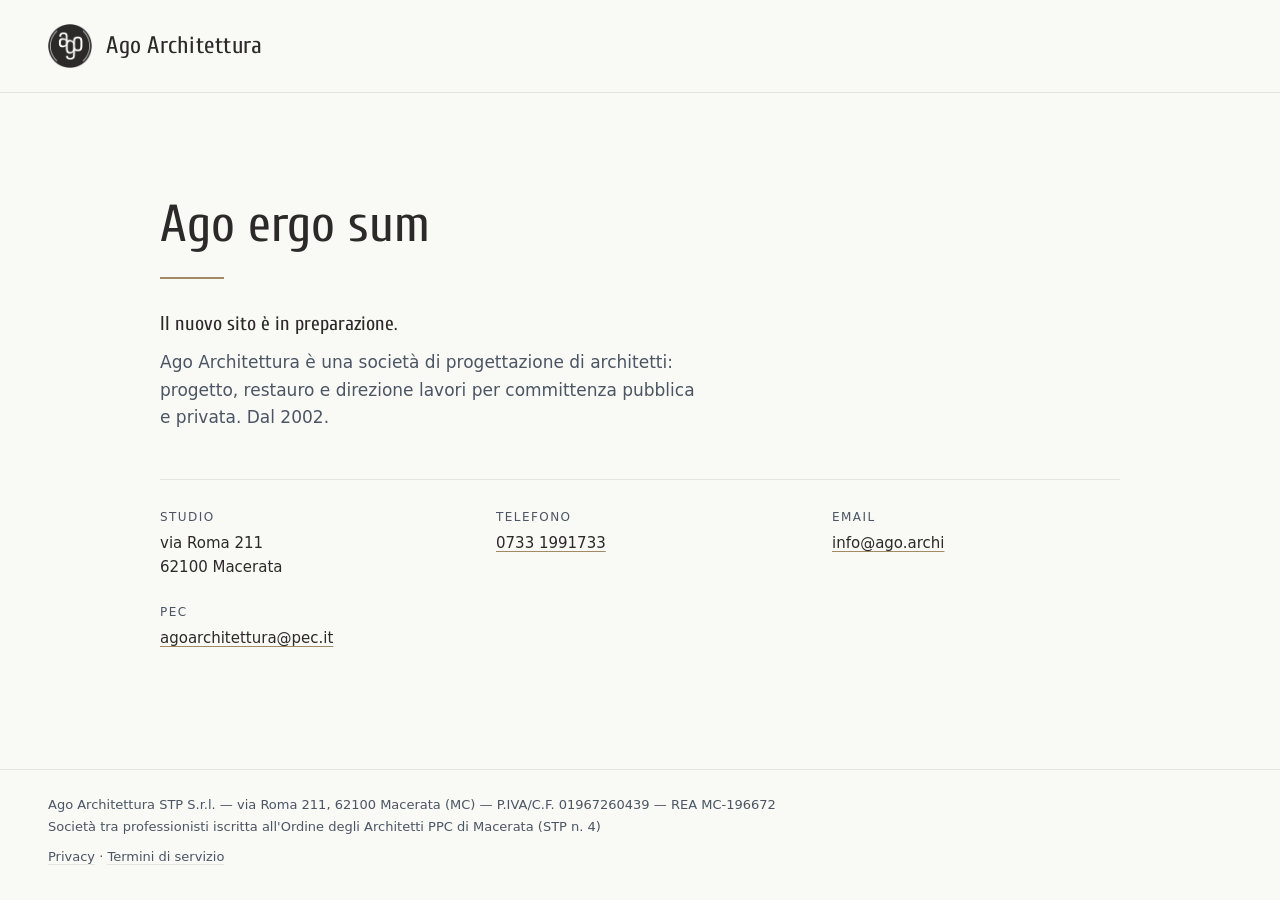
<file: index.html>
<!doctype html>
<html lang="it">
<head>
<meta charset="utf-8">
<meta name="viewport" content="width=device-width,initial-scale=1">
<title>Ago Architettura — Ago ergo sum</title>
<meta name="description" content="Ago Architettura: società di progettazione di architetti. Progettazione, restauro e direzione lavori per committenza pubblica e privata. Macerata. Il nuovo sito è in preparazione.">
<meta name="theme-color" content="#f9f9f6">
<link rel="canonical" href="https://www.ago.archi/">
<link rel="icon" type="image/png" href="img/ago-monogramma.png">
<link rel="preload" href="fonts/cuprum.woff" as="font" type="font/woff" crossorigin>
<link rel="stylesheet" href="style.css">
<meta property="og:type" content="website">
<meta property="og:locale" content="it_IT">
<meta property="og:title" content="Ago Architettura — Ago ergo sum">
<meta property="og:description" content="Società di progettazione di architetti, a Macerata. Il nuovo sito è in preparazione.">
<meta property="og:url" content="https://www.ago.archi/">
<meta property="og:image" content="https://www.ago.archi/img/ago-monogramma.png">
<script type="application/ld+json">
{"@context":"https://schema.org","@type":"Organization","name":"Ago Architettura","legalName":"Ago Architettura STP S.r.l.","url":"https://www.ago.archi/","logo":"https://www.ago.archi/img/ago-monogramma.png","email":"info@ago.archi","telephone":"+39 0733 1991733","vatID":"IT01967260439","address":{"@type":"PostalAddress","streetAddress":"via Roma 211","postalCode":"62100","addressLocality":"Macerata","addressRegion":"MC","addressCountry":"IT"}}
</script>
</head>
<body class="home">
<header class="testata">
  <a class="marchio" href="index.html" aria-label="Ago Architettura, home"><img src="img/ago-monogramma.png" width="44" height="44" alt=""><span>Ago Architettura</span></a>
</header>

<main>
  <div class="contenuto">
    <h1 class="motto">Ago ergo sum</h1>
    <hr class="filo">
    <p class="stato">Il nuovo sito è in preparazione.</p>
    <p class="descrizione">Ago Architettura è una società di progettazione di architetti: progetto, restauro e direzione lavori per committenza pubblica e privata. Dal 2002.</p>

    <dl class="contatti">
      <div><dt>Studio</dt><dd><address>via Roma 211<br>62100 Macerata</address></dd></div>
      <div><dt>Telefono</dt><dd><a href="tel:+3907331991733">0733 1991733</a></dd></div>
      <div><dt>Email</dt><dd><a href="mailto:info@ago.archi">info@ago.archi</a></dd></div>
      <div><dt>PEC</dt><dd><a href="mailto:agoarchitettura@pec.it">agoarchitettura@pec.it</a></dd></div>
    </dl>
  </div>
</main>

<footer>
  Ago Architettura STP S.r.l. — via Roma 211, 62100 Macerata (MC) — P.IVA/C.F. 01967260439 — REA MC-196672<br>
  Società tra professionisti iscritta all'Ordine degli Architetti PPC di Macerata (STP n. 4)
  <div class="piede-link"><a href="privacy.html">Privacy</a> · <a href="termini.html">Termini di servizio</a></div>
</footer>
</body>
</html>
</file>
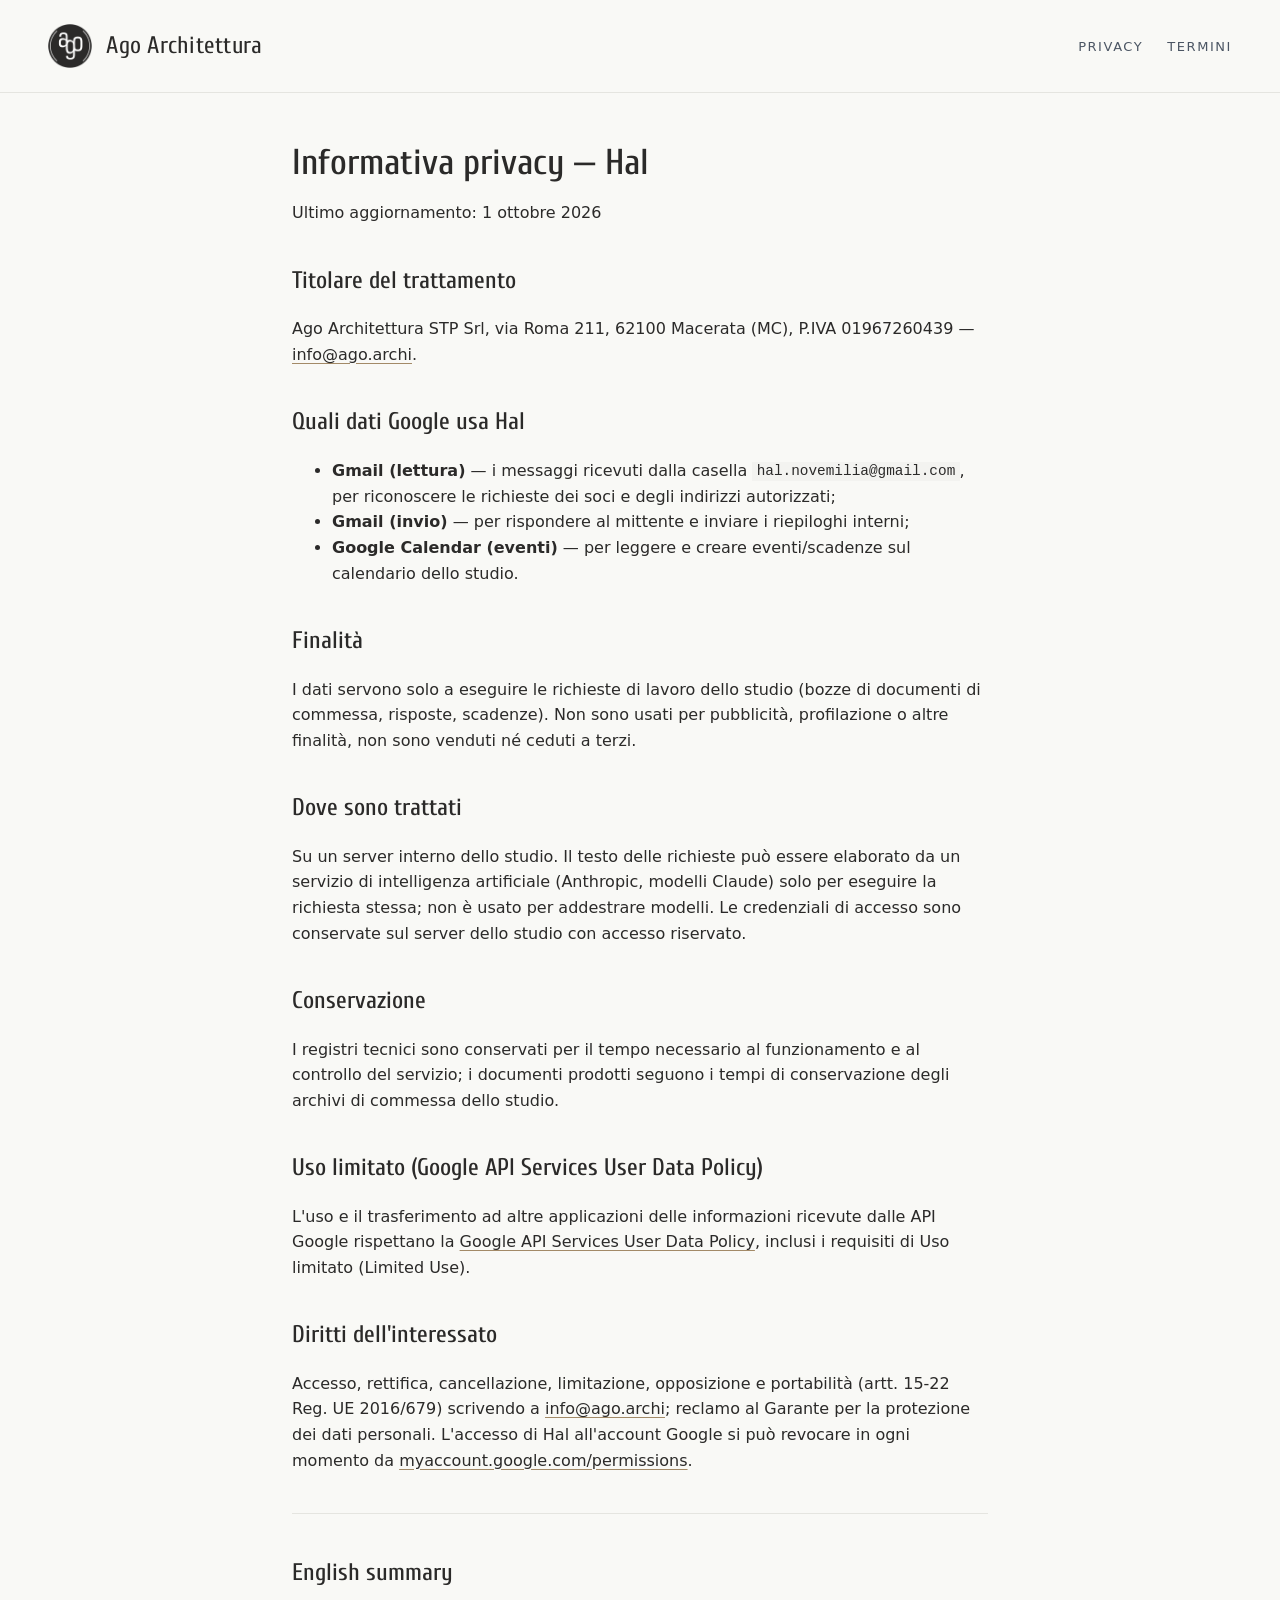
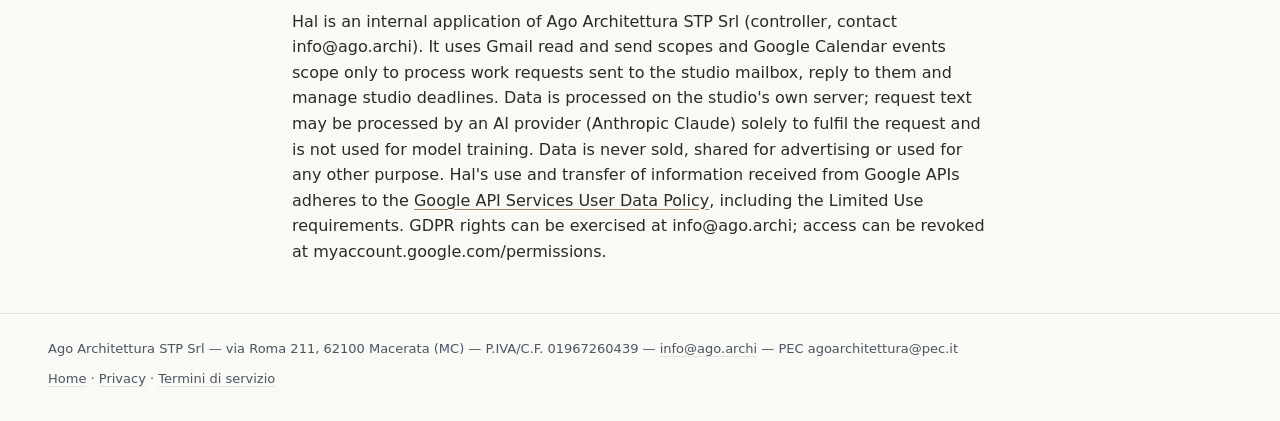
<file: privacy.html>
<!doctype html>
<html lang="it">
<head>
<meta charset="utf-8">
<meta name="viewport" content="width=device-width,initial-scale=1">
<title>Informativa privacy — Ago Architettura</title>
<meta name="theme-color" content="#f9f9f6">
<link rel="canonical" href="https://www.ago.archi/privacy.html">
<link rel="icon" type="image/png" href="img/ago-monogramma.png">
<link rel="preload" href="fonts/cuprum.woff" as="font" type="font/woff" crossorigin>
<link rel="stylesheet" href="style.css">
</head>
<body>
<header class="testata">
  <a class="marchio" href="index.html" aria-label="Ago Architettura, home"><img src="img/ago-monogramma.png" width="44" height="44" alt=""><span>Ago Architettura</span></a>
  <nav><a href="privacy.html">Privacy</a><a href="termini.html">Termini</a></nav>
</header>
<main class="documento">
<h1>Informativa privacy — Hal</h1>
<p>Ultimo aggiornamento: 1 ottobre 2026</p>
<h2>Titolare del trattamento</h2>
<p>Ago Architettura STP Srl, via Roma 211, 62100 Macerata (MC), P.IVA 01967260439 — <a href="mailto:info@ago.archi">info@ago.archi</a>.</p>
<h2>Quali dati Google usa Hal</h2>
<ul>
<li><strong>Gmail (lettura)</strong> — i messaggi ricevuti dalla casella <code>hal.novemilia@gmail.com</code>, per riconoscere le richieste dei soci e degli indirizzi autorizzati;</li>
<li><strong>Gmail (invio)</strong> — per rispondere al mittente e inviare i riepiloghi interni;</li>
<li><strong>Google Calendar (eventi)</strong> — per leggere e creare eventi/scadenze sul calendario dello studio.</li>
</ul>
<h2>Finalità</h2>
<p>I dati servono solo a eseguire le richieste di lavoro dello studio (bozze di documenti di commessa, risposte, scadenze). Non sono usati per pubblicità, profilazione o altre finalità, non sono venduti né ceduti a terzi.</p>
<h2>Dove sono trattati</h2>
<p>Su un server interno dello studio. Il testo delle richieste può essere elaborato da un servizio di intelligenza artificiale (Anthropic, modelli Claude) solo per eseguire la richiesta stessa; non è usato per addestrare modelli. Le credenziali di accesso sono conservate sul server dello studio con accesso riservato.</p>
<h2>Conservazione</h2>
<p>I registri tecnici sono conservati per il tempo necessario al funzionamento e al controllo del servizio; i documenti prodotti seguono i tempi di conservazione degli archivi di commessa dello studio.</p>
<h2>Uso limitato (Google API Services User Data Policy)</h2>
<p>L'uso e il trasferimento ad altre applicazioni delle informazioni ricevute dalle API Google rispettano la <a href="https://developers.google.com/terms/api-services-user-data-policy">Google API Services User Data Policy</a>, inclusi i requisiti di Uso limitato (Limited Use).</p>
<h2>Diritti dell'interessato</h2>
<p>Accesso, rettifica, cancellazione, limitazione, opposizione e portabilità (artt. 15-22 Reg. UE 2016/679) scrivendo a <a href="mailto:info@ago.archi">info@ago.archi</a>; reclamo al Garante per la protezione dei dati personali. L'accesso di Hal all'account Google si può revocare in ogni momento da <a href="https://myaccount.google.com/permissions">myaccount.google.com/permissions</a>.</p>
<hr>
<h2>English summary</h2>
<p>Hal is an internal application of Ago Architettura STP Srl (controller, contact info@ago.archi). It uses Gmail read and send scopes and Google Calendar events scope only to process work requests sent to the studio mailbox, reply to them and manage studio deadlines. Data is processed on the studio's own server; request text may be processed by an AI provider (Anthropic Claude) solely to fulfil the request and is not used for model training. Data is never sold, shared for advertising or used for any other purpose. Hal's use and transfer of information received from Google APIs adheres to the <a href="https://developers.google.com/terms/api-services-user-data-policy">Google API Services User Data Policy</a>, including the Limited Use requirements. GDPR rights can be exercised at info@ago.archi; access can be revoked at myaccount.google.com/permissions.</p>
</main>
<footer>Ago Architettura STP Srl — via Roma 211, 62100 Macerata (MC) — P.IVA/C.F. 01967260439 — <a href="mailto:info@ago.archi">info@ago.archi</a> — PEC agoarchitettura@pec.it<div class="piede-link"><a href="index.html">Home</a> · <a href="privacy.html">Privacy</a> · <a href="termini.html">Termini di servizio</a></div></footer>
</body>
</html>
</file>
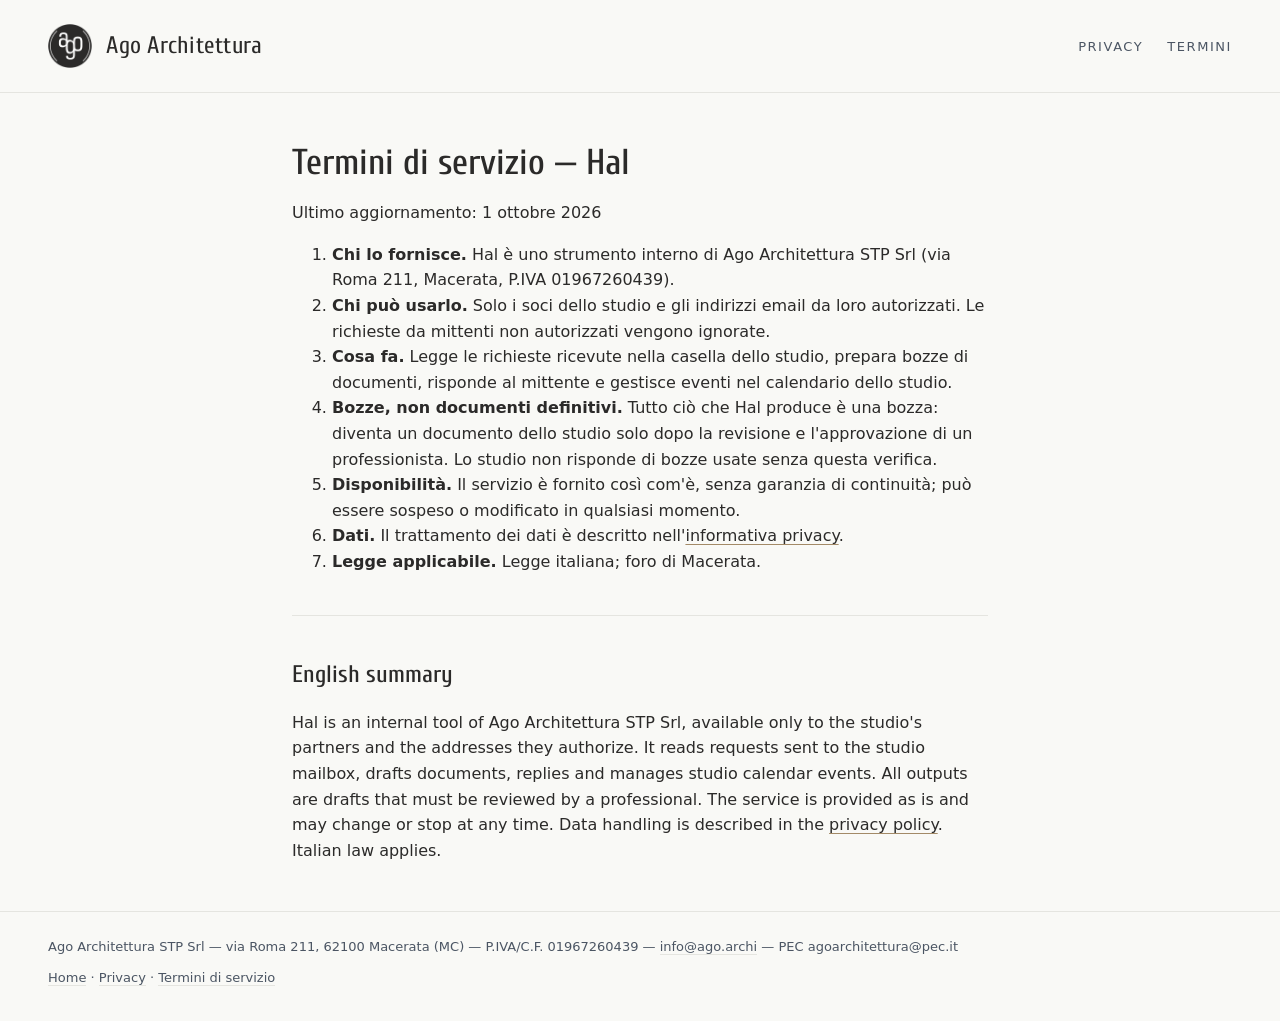
<file: termini.html>
<!doctype html>
<html lang="it">
<head>
<meta charset="utf-8">
<meta name="viewport" content="width=device-width,initial-scale=1">
<title>Termini di servizio — Ago Architettura</title>
<meta name="theme-color" content="#f9f9f6">
<link rel="canonical" href="https://www.ago.archi/termini.html">
<link rel="icon" type="image/png" href="img/ago-monogramma.png">
<link rel="preload" href="fonts/cuprum.woff" as="font" type="font/woff" crossorigin>
<link rel="stylesheet" href="style.css">
</head>
<body>
<header class="testata">
  <a class="marchio" href="index.html" aria-label="Ago Architettura, home"><img src="img/ago-monogramma.png" width="44" height="44" alt=""><span>Ago Architettura</span></a>
  <nav><a href="privacy.html">Privacy</a><a href="termini.html">Termini</a></nav>
</header>
<main class="documento">
<h1>Termini di servizio — Hal</h1>
<p>Ultimo aggiornamento: 1 ottobre 2026</p>
<ol>
<li><strong>Chi lo fornisce.</strong> Hal è uno strumento interno di Ago Architettura STP Srl (via Roma 211, Macerata, P.IVA 01967260439).</li>
<li><strong>Chi può usarlo.</strong> Solo i soci dello studio e gli indirizzi email da loro autorizzati. Le richieste da mittenti non autorizzati vengono ignorate.</li>
<li><strong>Cosa fa.</strong> Legge le richieste ricevute nella casella dello studio, prepara bozze di documenti, risponde al mittente e gestisce eventi nel calendario dello studio.</li>
<li><strong>Bozze, non documenti definitivi.</strong> Tutto ciò che Hal produce è una bozza: diventa un documento dello studio solo dopo la revisione e l'approvazione di un professionista. Lo studio non risponde di bozze usate senza questa verifica.</li>
<li><strong>Disponibilità.</strong> Il servizio è fornito così com'è, senza garanzia di continuità; può essere sospeso o modificato in qualsiasi momento.</li>
<li><strong>Dati.</strong> Il trattamento dei dati è descritto nell'<a href="privacy.html">informativa privacy</a>.</li>
<li><strong>Legge applicabile.</strong> Legge italiana; foro di Macerata.</li>
</ol>
<hr>
<h2>English summary</h2>
<p>Hal is an internal tool of Ago Architettura STP Srl, available only to the studio's partners and the addresses they authorize. It reads requests sent to the studio mailbox, drafts documents, replies and manages studio calendar events. All outputs are drafts that must be reviewed by a professional. The service is provided as is and may change or stop at any time. Data handling is described in the <a href="privacy.html">privacy policy</a>. Italian law applies.</p>
</main>
<footer>Ago Architettura STP Srl — via Roma 211, 62100 Macerata (MC) — P.IVA/C.F. 01967260439 — <a href="mailto:info@ago.archi">info@ago.archi</a> — PEC agoarchitettura@pec.it<div class="piede-link"><a href="index.html">Home</a> · <a href="privacy.html">Privacy</a> · <a href="termini.html">Termini di servizio</a></div></footer>
</body>
</html>
</file>
<file: style.css>
@font-face{font-family:"Cuprum";src:url("fonts/cuprum.woff") format("woff");font-weight:400 700;font-style:normal;font-display:swap}
:root{--carta:#f9f9f6;--carta2:#f3f3f0;--inchiostro:#2b2a29;--grafite:#4b5563;--ottone:#a38a67;--linea:#e5e5e0}
*{box-sizing:border-box}
html{-webkit-text-size-adjust:100%}
body{margin:0;background:var(--carta);color:var(--inchiostro);font-family:system-ui,-apple-system,"Segoe UI",Roboto,"Helvetica Neue",Arial,sans-serif;font-size:1rem;line-height:1.6}
a{color:inherit;text-decoration-color:var(--ottone);text-underline-offset:.2em}
a:hover{color:var(--ottone)}
:focus-visible{outline:2px solid var(--inchiostro);outline-offset:3px}

/* testata */
.testata{display:flex;align-items:center;justify-content:space-between;gap:1rem;padding:1.5rem 3rem;border-bottom:1px solid var(--linea)}
.marchio{display:flex;align-items:center;gap:.9rem;text-decoration:none;font-family:"Cuprum",sans-serif;font-size:1.5rem;letter-spacing:.01em;color:var(--inchiostro)}
.marchio img{width:44px;height:44px;display:block}
.testata nav a{margin-left:1.5rem;font-size:.8125rem;letter-spacing:.12em;text-transform:uppercase;text-decoration:none;color:var(--grafite)}
.testata nav a:hover{color:var(--inchiostro)}

/* home */
.home{min-height:100vh;min-height:100svh;display:flex;flex-direction:column}
.home main{flex:1;display:flex;flex-direction:column;justify-content:center;padding:4rem 3rem}
.home .contenuto{max-width:60rem;width:100%;margin:0 auto}
.motto{font-family:"Cuprum",sans-serif;font-weight:400;font-size:clamp(2rem,4.5vw,3.25rem);line-height:1.1;letter-spacing:0;margin:0 0 1.5rem}
.filo{width:4rem;height:2px;background:var(--ottone);border:0;margin:0 0 2rem}
.stato{font-family:"Cuprum",sans-serif;font-size:1.25rem;line-height:1.3;margin:0 0 .75rem}
.descrizione{max-width:34rem;color:var(--grafite);font-size:1.0625rem;margin:0 0 3rem}
.contatti{display:grid;grid-template-columns:repeat(auto-fit,minmax(13rem,1fr));gap:1.5rem 3rem;border-top:1px solid var(--linea);padding-top:1.75rem;font-size:.9375rem}
.contatti dt{font-size:.75rem;letter-spacing:.12em;text-transform:uppercase;color:var(--grafite);margin:0 0 .25rem}
.contatti dd{margin:0}
.contatti address{font-style:normal}

/* piede */
footer{padding:1.5rem 3rem 2rem;border-top:1px solid var(--linea);font-size:.8125rem;line-height:1.7;color:var(--grafite)}
footer a{text-decoration:none;border-bottom:1px solid var(--linea)}
footer a:hover{border-bottom-color:var(--ottone)}
.piede-link{margin-top:.5rem}

/* pagine legali (privacy, termini) */
body:not(.home){display:block}
body:not(.home) .testata{margin-bottom:0}
.documento{max-width:46rem;margin:0 auto;padding:3rem 1.25rem 2rem}
.documento h1{font-family:"Cuprum",sans-serif;font-weight:500;font-size:2.25rem;line-height:1.2;margin:0 0 1rem}
.documento h2{font-family:"Cuprum",sans-serif;font-weight:500;font-size:1.5rem;margin:2.25rem 0 .5rem}
.documento hr{border:0;border-top:1px solid var(--linea);margin:2.5rem 0}
.documento code{font-size:.9em;background:var(--carta2);padding:.1em .3em}

@media (max-width:640px){
  .testata{padding:1rem 1.25rem}
  .marchio{font-size:1.25rem}
  .marchio img{width:36px;height:36px}
  .testata nav a{margin-left:1rem}
  .home main{padding:3rem 1.25rem}
  .descrizione{margin-bottom:2.5rem}
  footer{padding:1.25rem 1.25rem 1.75rem}
}
</file>
